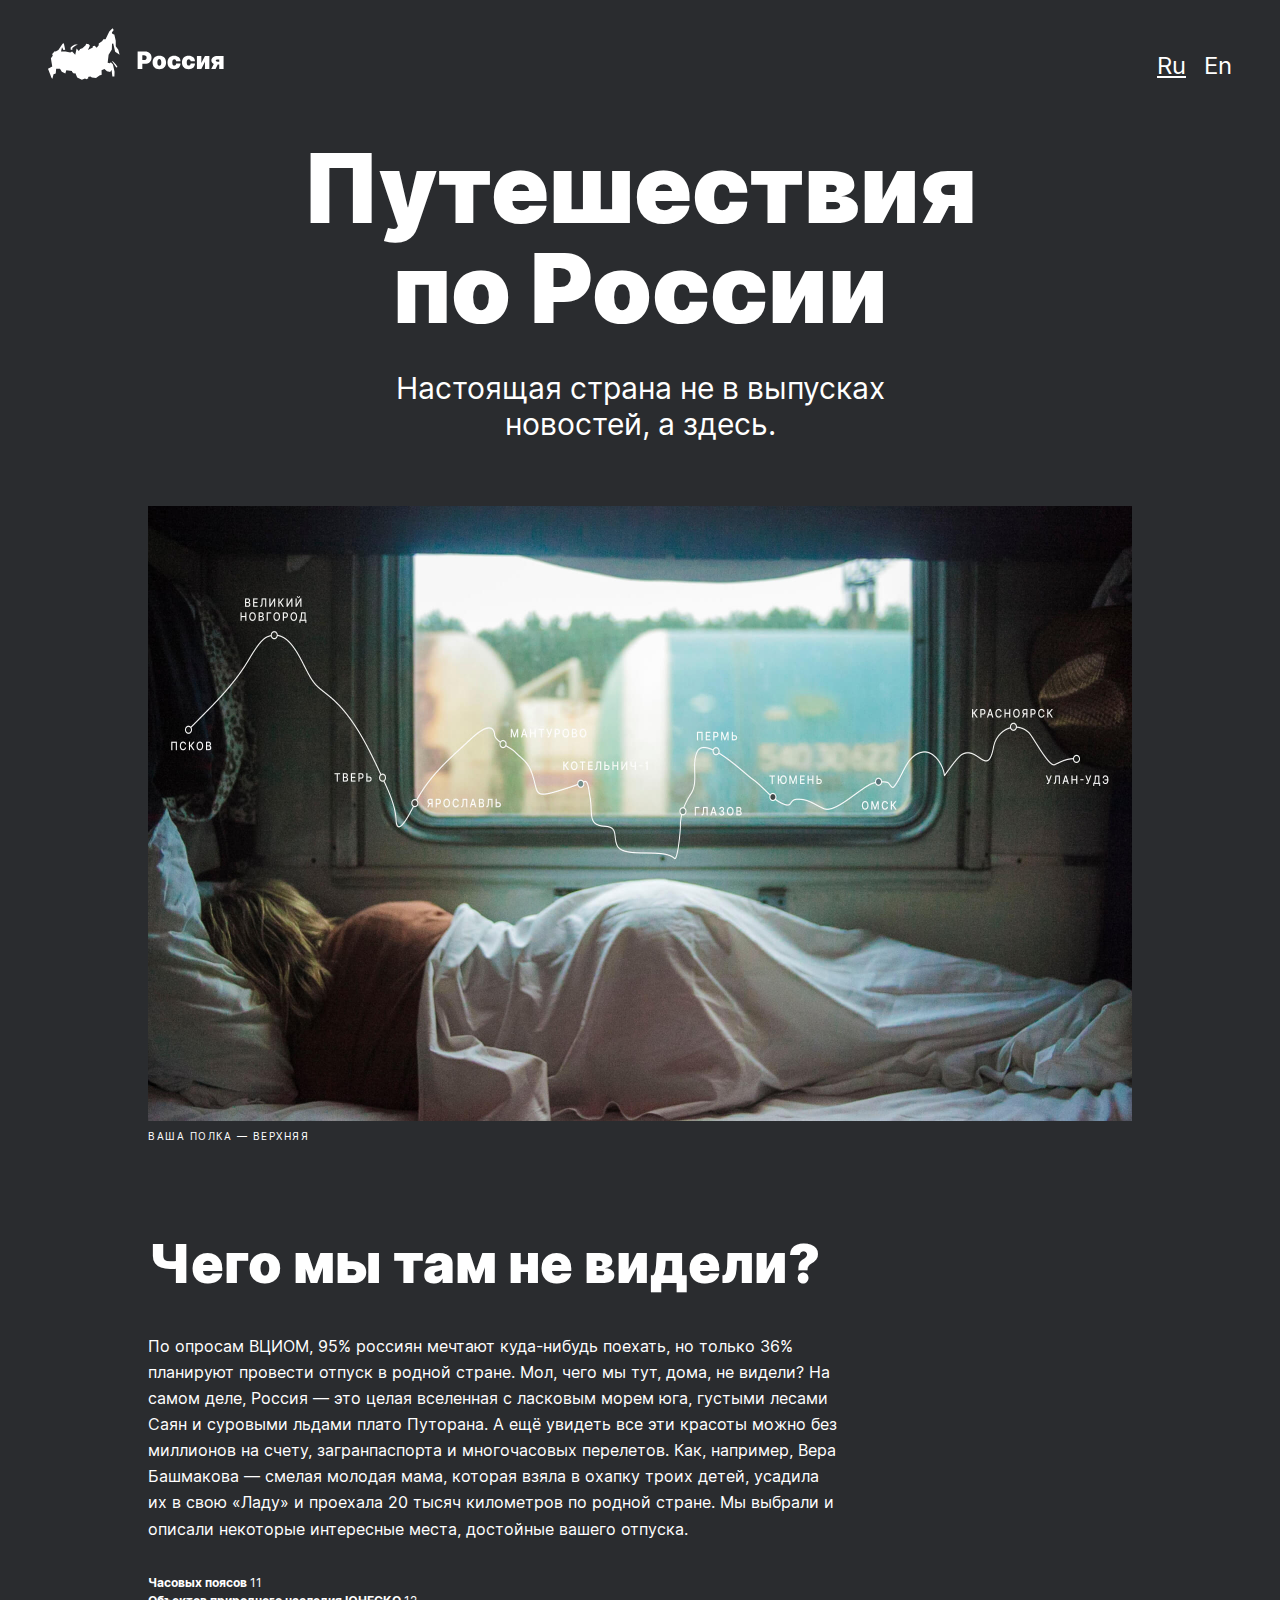
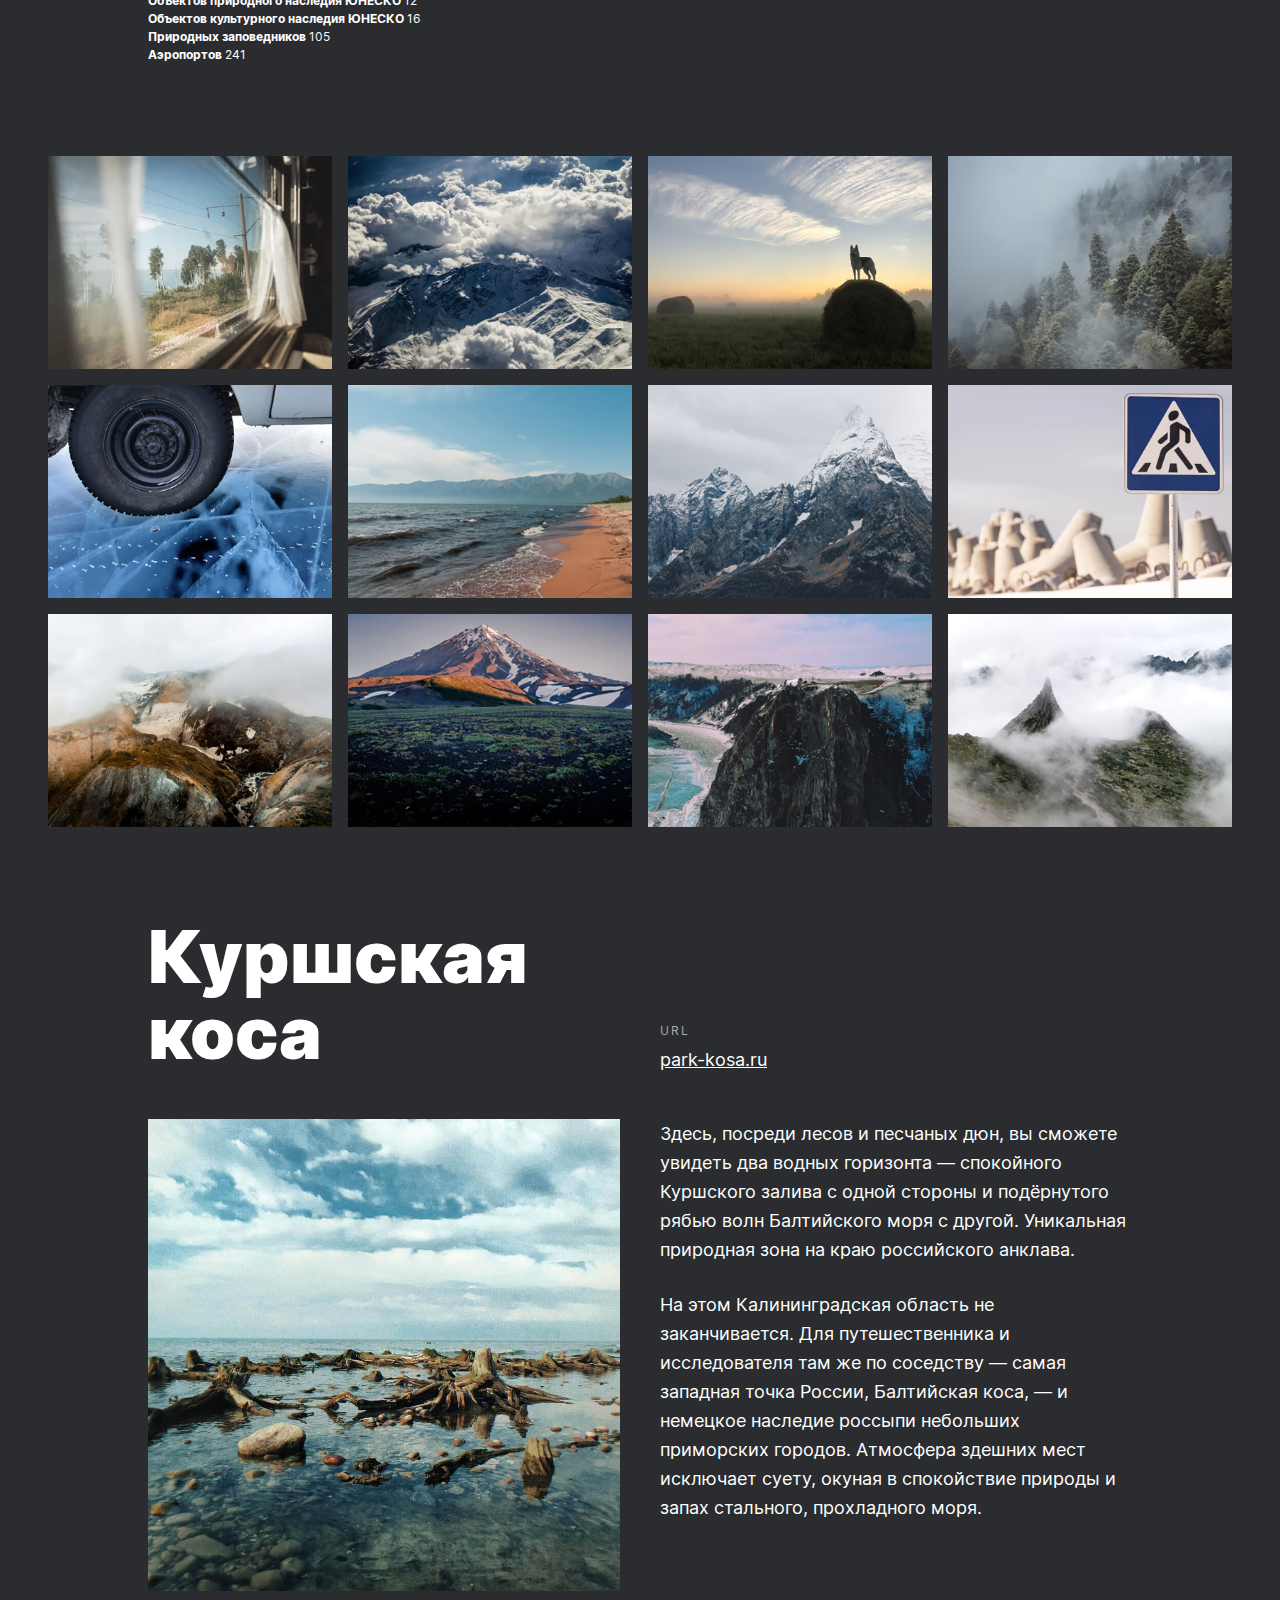
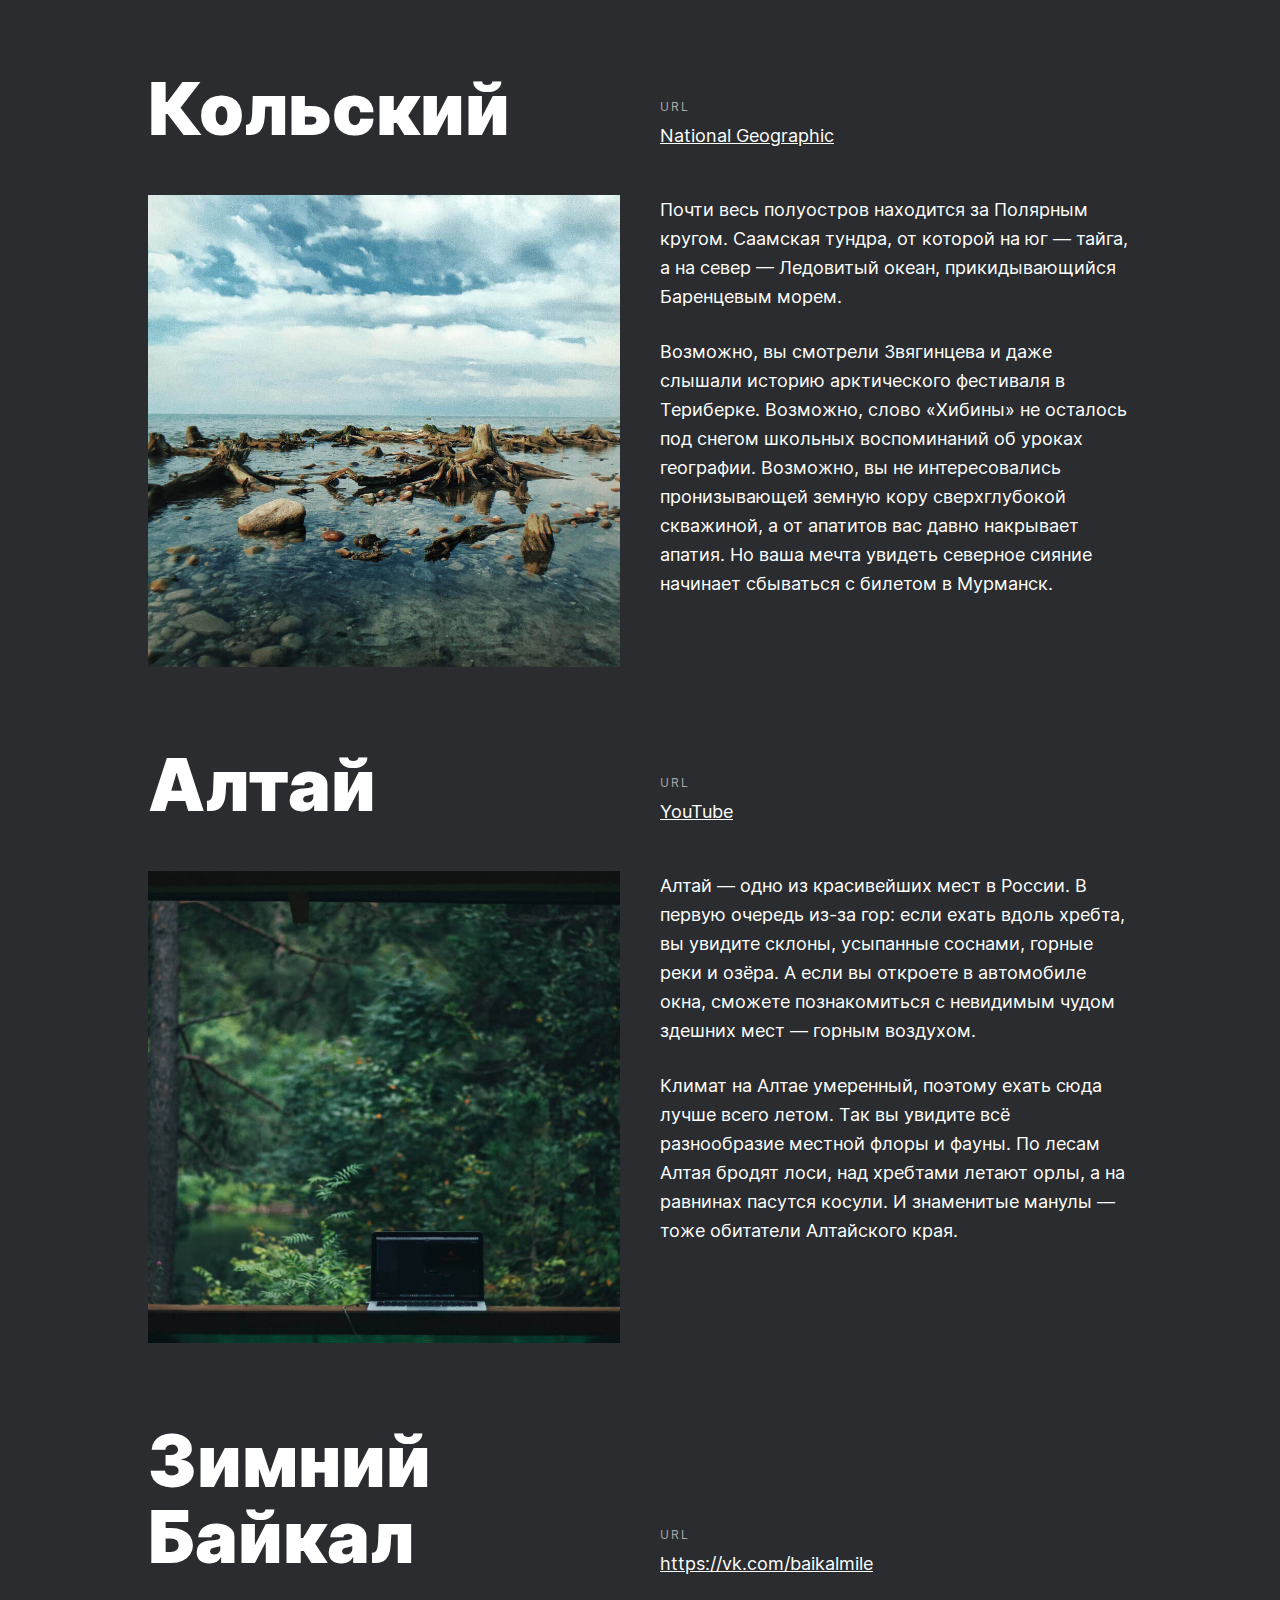
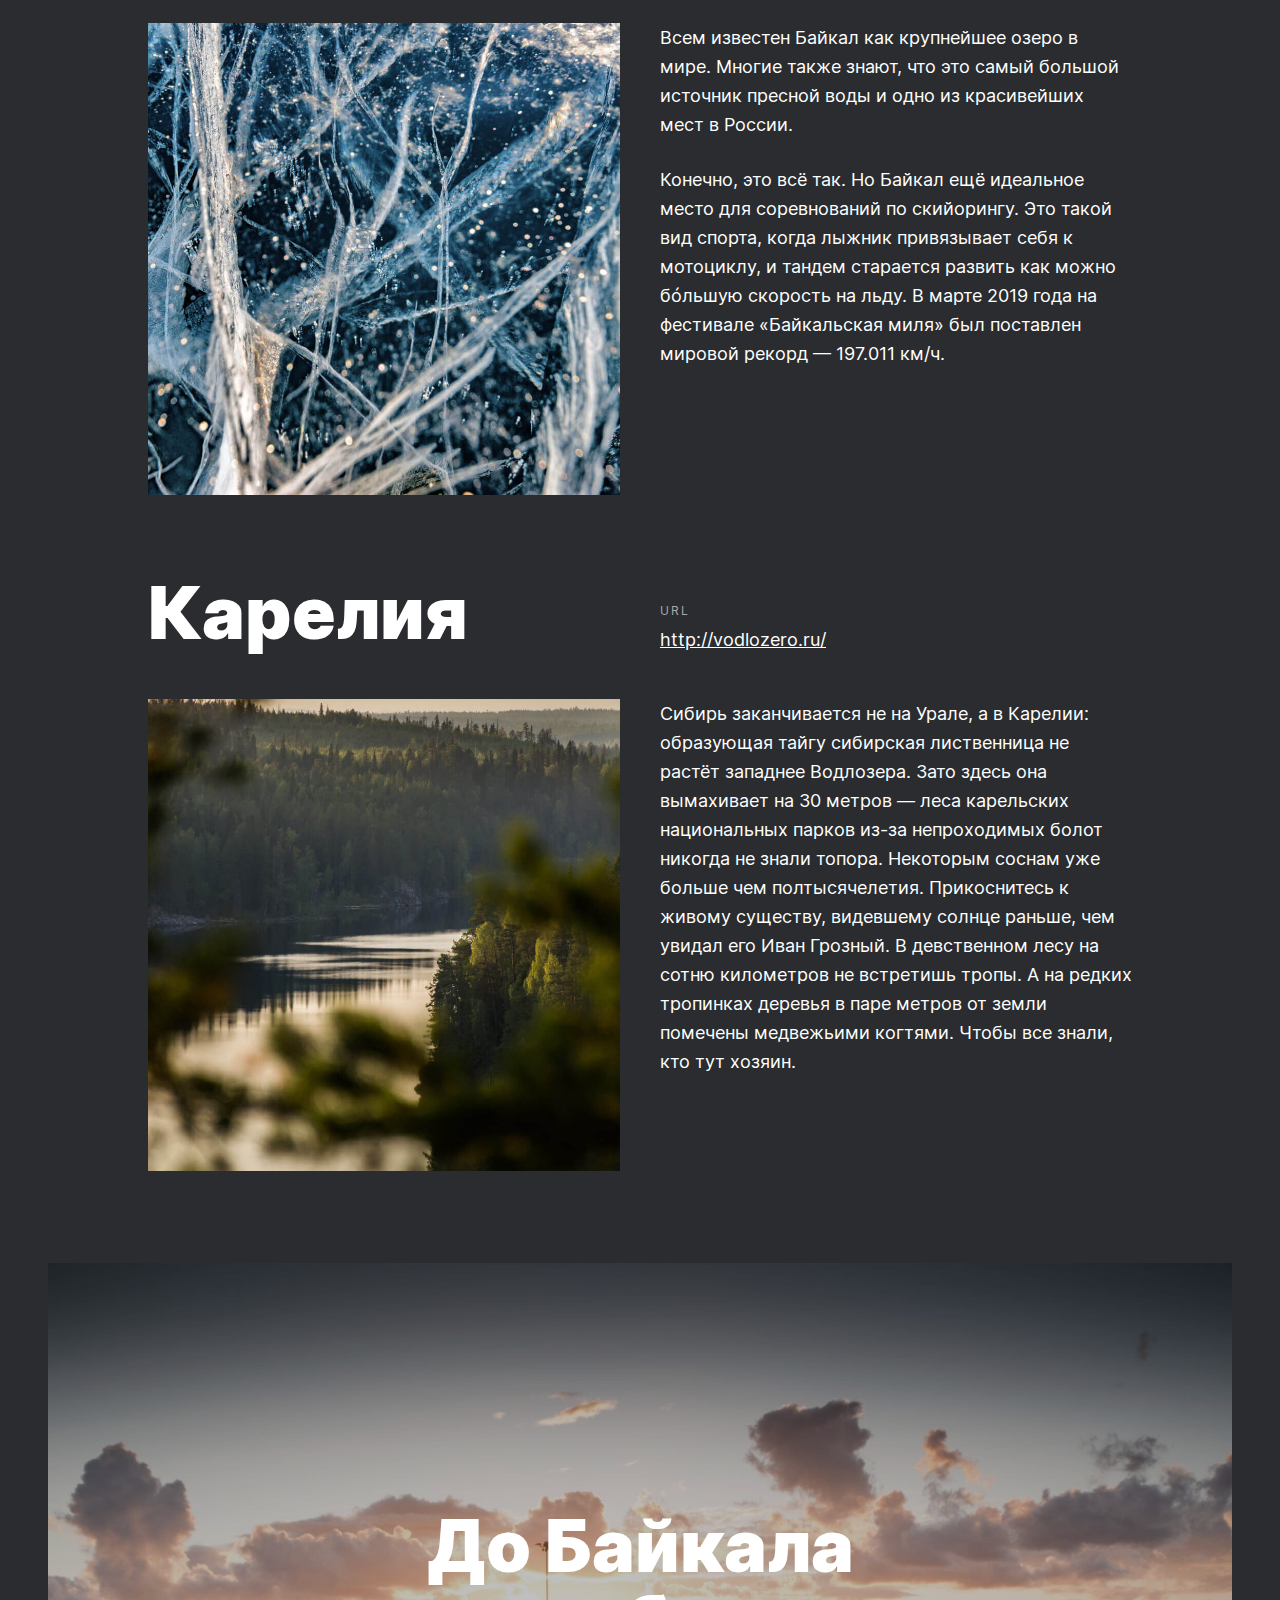
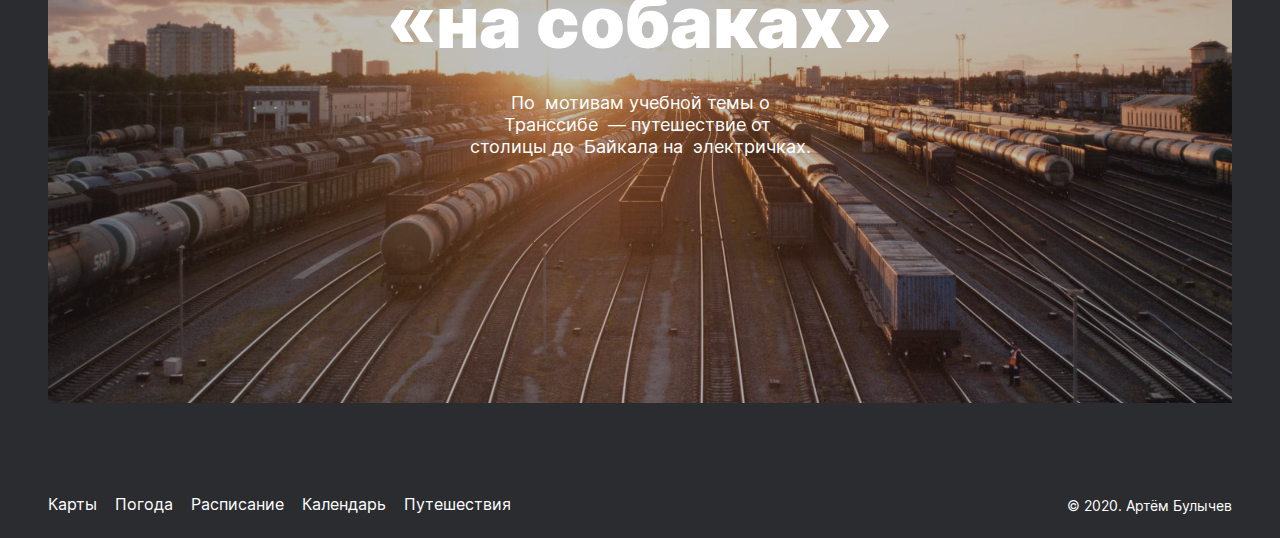
<file: index.html>
<!DOCTYPE html>
<html lang="ru">
  <head>
    <meta charset="UTF-8" />
    <meta name="viewport" content="width=device-width, initial-scale=1.0" />
    <title>Путешествие по России</title>
    <link rel="stylesheet" href="./pages/index.css" />
  </head>
  <body class="page">
    <header class="header">
      <div class="header__logo"></div>
      <ul class="header__lang-links">
        <li class="header__lang-item"><a href="#" class="header__lang-link header__lang-link_active">Ru</a></li>
        <li class="header__lang-item"><a href="#" class="header__lang-link">En</a></li>
      </ul>
    </header>
    <main>
      <section class="lead">
        <h1 class="lead__title">Путешествия по России</h1>
        <h2 class="lead__subtitle">Настоящая страна не в выпусках новостей, а здесь.</h2>
        <img class="lead__image" src="./images/lead-polka.jpg" alt="Ваша полка верхняя" />
        <p class="lead__caption">ваша полка — верхняя</p>
      </section>
      <section class="intro">
        <h2 class="intro__title">Чего мы там не видели?</h2>
        <p class="intro__text">
          По опросам ВЦИОМ, 95% россиян мечтают куда-нибудь поехать, но только 36% планируют провести отпуск в родной стране. Мол, чего мы тут, дома, не видели? На самом деле, Россия — это целая вселенная с ласковым морем юга, густыми
          лесами Саян и суровыми льдами плато Путорана. А ещё увидеть все эти красоты можно без миллионов на счету, загранпаспорта и многочасовых перелетов. Как, например, Вера Башмакова — смелая молодая мама, которая взяла в охапку троих
          детей, усадила их в свою «Ладу» и проехала 20 тысяч километров по родной стране. Мы выбрали и описали некоторые интересные места, достойные вашего отпуска.
        </p>
        <ul class="intro__list">
            <li><span class="intro__list-numbers">Часовых поясов</span> 11</li>
            <li><span class="intro__list-numbers">Объектов природного наследия ЮНЕСКО</span> 12</li>
            <li><span class="intro__list-numbers">Объектов культурного наследия ЮНЕСКО</span> 16</li>
            <li><span class="intro__list-numbers">Природных заповедников</span> 105</li>
            <li><span class="intro__list-numbers">Аэропортов</span> 241</li>
        </ul>
      </section>
      <section class="photo-grid">
        <img class="photo-grid__item" src="./images/photo-grid-train.jpg" alt="Поезд" />
        <img class="photo-grid__item" src="./images/photo-grid-atharva-tulsi.jpg" alt="Атарва" />
        <img class="photo-grid__item" src="./images//photo-grid-tuman.jpg" alt="Туман" />
        <img class="photo-grid__item" src="./images/photo-grid-sochi.jpg" alt="Сочи" />
        <img class="photo-grid__item" src="./images/photo-grid-arisa.jpg" alt="Ариса" />
        <img class="photo-grid__item" src="./images/photo-grid-baikal.jpg" alt="Байкал" />
        <img class="photo-grid__item" src="./images/photo-grid-elbrus.jpg" alt="Эльбрус" />
        <img class="photo-grid__item" src="./images/photo-grid-kondratiev.jpg" alt="Кондратьев" />
        <img class="photo-grid__item" src="./images//photo-grid-kamchatka-1.jpg" alt="Камчатка-1" />
        <img class="photo-grid__item" src="./images/photo-grid-kamchatka-2.jpg" alt="Камчатка-2" />
        <img class="photo-grid__item" src="./images//photo-grid-baikal-2.jpg" alt="Байкал-2" />
        <img class="photo-grid__item" src="./images/photo-grid-ergaki.jpg" alt="Эргаки" />
      </section>
      <section class="places">
        <div class="place">
          <h2 class="place__title">Куршская коса</h2>
          <img class="place__image" src="./images/place-kosa.jpg" alt="Куршская коса" />
          <div class="place__website">
            <h3 class="place__url-heading">URL</h3>
            <a href="http://park-kosa.ru" class="place__link">park-kosa.ru</a>
          </div>
          <div class="place__text">
            <p class="place__paragraph">
              Здесь, посреди лесов и песчаных дюн, вы сможете увидеть два водных горизонта — спокойного Куршского залива с одной стороны и подёрнутого рябью волн Балтийского моря с другой. Уникальная природная зона на краю российского
              анклава.
            </p>
            <p class="place__paragraph">
              На этом Калининградская область не заканчивается. Для путешественника и исследователя там же по соседству — самая западная точка России, Балтийская коса, — и немецкое наследие россыпи небольших приморских городов. Атмосфера
              здешних мест исключает суету, окуная в спокойствие природы и запах стального, прохладного моря.
            </p>
          </div>
        </div>
        <div class="place">
          <h2 class="place__title">Кольский</h2>
          <img class="place__image" src="./images/place-kosa.jpg" alt="Куршская коса" />
          <div class="place__website">
            <h3 class="place__url-heading">URL</h3>
            <a href="https://yourshot.nationalgeographic.com/photos/?keywords=kolskiy" class="place__link">National Geographic</a>
          </div>
          <div class="place__text">
            <p class="place__paragraph">
              Почти весь полуостров находится за Полярным кругом. Саамская тундра, от которой на юг — тайга, а на север — Ледовитый океан, прикидывающийся Баренцевым морем.
            </p>
            <p class="place__paragraph">
              Возможно, вы смотрели Звягинцева и даже слышали историю арктического фестиваля в Териберке. Возможно, слово «Хибины» не осталось под снегом школьных воспоминаний об уроках географии. Возможно, вы не интересовались
              пронизывающей земную кору сверхглубокой скважиной, а от апатитов вас давно накрывает апатия. Но ваша мечта увидеть северное сияние начинает сбываться с билетом в Мурманск.
            </p>
          </div>
        </div>
        <div class="place">
          <h2 class="place__title">Алтай</h2>
          <img class="place__image" src="./images/place-altai.jpg" alt="Алтай" />
          <div class="place__website">
            <h3 class="place__url-heading">URL</h3>
            <a href="https://www.youtube.com/watch?v=7ZEsoV7kWAQ" class="place__link">YouTube</a>
          </div>
          <div class="place__text">
            <p class="place__paragraph">
              Алтай — одно из красивейших мест в России. В первую очередь из-за гор: если ехать вдоль хребта, вы увидите склоны, усыпанные соснами, горные реки и озёра. А если вы откроете в автомобиле окна, сможете познакомиться с невидимым
              чудом здешних мест — горным воздухом.
            </p>
            <p class="place__paragraph">
              Климат на Алтае умеренный, поэтому ехать сюда лучше всего летом. Так вы увидите всё разнообразие местной флоры и фауны. По лесам Алтая бродят лоси, над хребтами летают орлы, а на равнинах пасутся косули. И знаменитые манулы —
              тоже обитатели Алтайского края.
            </p>
          </div>
        </div>
        <div class="place">
          <h2 class="place__title">Зимний Байкал</h2>
          <img class="place__image" src="./images/place-winter-baikal.jpg" alt="Зимнмй Байкал" />
          <div class="place__website">
            <h3 class="place__url-heading">URL</h3>
            <a href="https://vk.com/baikalmile" class="place__link">https://vk.com/baikalmile</a>
          </div>
          <div class="place__text">
            <p class="place__paragraph">
              Всем известен Байкал как крупнейшее озеро в мире. Многие также знают, что это самый большой источник пресной воды и одно из красивейших мест в России.
            </p>
            <p class="place__paragraph">
              Конечно, это всё так. Но Байкал ещё идеальное место для соревнований по скийорингу. Это такой вид спорта, когда лыжник привязывает себя к мотоциклу, и тандем старается развить как можно бóльшую скорость на льду. В марте 2019
              года на фестивале «Байкальская миля» был поставлен мировой рекорд — 197.011 км/ч.
            </p>
          </div>
        </div>
        <div class="place">
          <h2 class="place__title">Карелия</h2>
          <img class="place__image" src="./images/place-karelia.jpg" alt="Карелия" />
          <div class="place__website">
            <h3 class="place__url-heading">URL</h3>
            <a href="http://vodlozero.ru" class="place__link">http://vodlozero.ru/</a>
          </div>
          <div class="place__text">
            <p class="place__paragraph">
              Сибирь заканчивается не на Урале, а в Карелии: образующая тайгу сибирская лиственница не растёт западнее Водлозера. Зато здесь она вымахивает на 30 метров — леса карельских национальных парков из-за непроходимых болот никогда
              не знали топора. Некоторым соснам уже больше чем полтысячелетия. Прикоснитесь к живому существу, видевшему солнце раньше, чем увидал его Иван Грозный. В девственном лесу на сотню километров не встретишь тропы. А на редких
              тропинках деревья в паре метров от земли помечены медвежьими когтями. Чтобы все знали, кто тут хозяин.
            </p>
          </div>
        </div>
      </section>
      <section class="cover">
        <a class="cover__link" href="https://stampsy.com/na-elektrichkakh-do-baikala">
          <h2 class="cover__title">До&nbsp;Байкала «на&nbsp;собаках»</h2>
          <p class="cover__subtitle">По&nbsp; мотивам учебной темы о Транссибе&nbsp; — путешествие от&nbsp; столицы до&nbsp; Байкала на&nbsp; электричках.</p>
        </a>
      </section>
    </main>
    <footer class="footer">
        <ul class="footer__links">
          <li class="footer__item"><a href="https://yandex.ru/maps" class="footer__link">Карты</a></li>
          <li class="footer__item"><a href="https://yandex.ru/pogoda" class="footer__link">Погода</a></li>
          <li class="footer__item"><a href="https://rasp.yandex.ru" class="footer__link">Расписание</a></li>
          <li class="footer__item"><a href="https://calendar.yandex.ru" class="footer__link">Календарь</a></li>
          <li class="footer__item"><a href="https://travel.yandex.ru" class="footer__link">Путешествия</a></li>
        </ul>
      <p class="footer__author">&copy; 2020. Артём Булычев</p>
    </footer>
  </body>
</html>
</file>
<file: pages/index.css>
@import url(../vendor/normalize.css);
@import url(../fonts/fonts.css);
@import url(../blocks/page/page.css);
@import url(../blocks/header/header.css);
@import url(../blocks/header/__logo/header__logo.css); 
@import url(../blocks/header/__lang-item/header__lang-item.css);
@import url(../blocks/header/__lang-links/header__lang-links.css);
@import url(../blocks/header/__lang-link/header__lang-link.css);
@import url(../blocks/header/__lang-link/_active/header__lang-link_active.css);
@import url(../blocks/lead/lead.css);
@import url(../blocks/lead/__caption/lead__caption.css);
@import url(../blocks/lead/__image/lead__image.css);
@import url(../blocks/lead/__subtitle/lead__subtitle.css);
@import url(../blocks/lead/__title/lead__title.css);
@import url(../blocks/intro/intro.css);
@import url(../blocks/intro/__list/intro__list.css);
@import url(../blocks/intro/__list-numbers/intro__list-numbers.css);
@import url(../blocks/intro/__text/intro__text.css);
@import url(../blocks/intro/__title/intro__title.css);
@import url(../blocks/photo-grid/photo-grid.css);
@import url(../blocks/photo-grid/__item/photo-grid__item.css);
@import url(../blocks/place/place.css);
@import url(../blocks/places/places.css);
@import url(../blocks/place/__text/place__text.css);
@import url(../blocks/place/__image/place__image.css);
@import url(../blocks/place/__link/place__link.css);
@import url(../blocks/place/__paragraph/place__paragraph.css);
@import url(../blocks/place/__title/place__title.css);
@import url(../blocks/place/__url-heading/place__url-heading.css);
@import url(../blocks/place/__website/place__website.css);
@import url(../blocks/cover/cover.css);
@import url(../blocks/cover/__link/cover__link.css);
@import url(../blocks/cover/__title/cover__title.css);
@import url(../blocks/cover/__subtitle/cover__subtitle.css);
@import url(../blocks/footer/footer.css);
@import url(../blocks/footer/__item/footer__item.css);
@import url(../blocks/footer/__links/footer__links.css);
@import url(../blocks/footer/__link/footer__link.css);
@import url(../blocks/footer/__author/footer__author.css);
</file>
